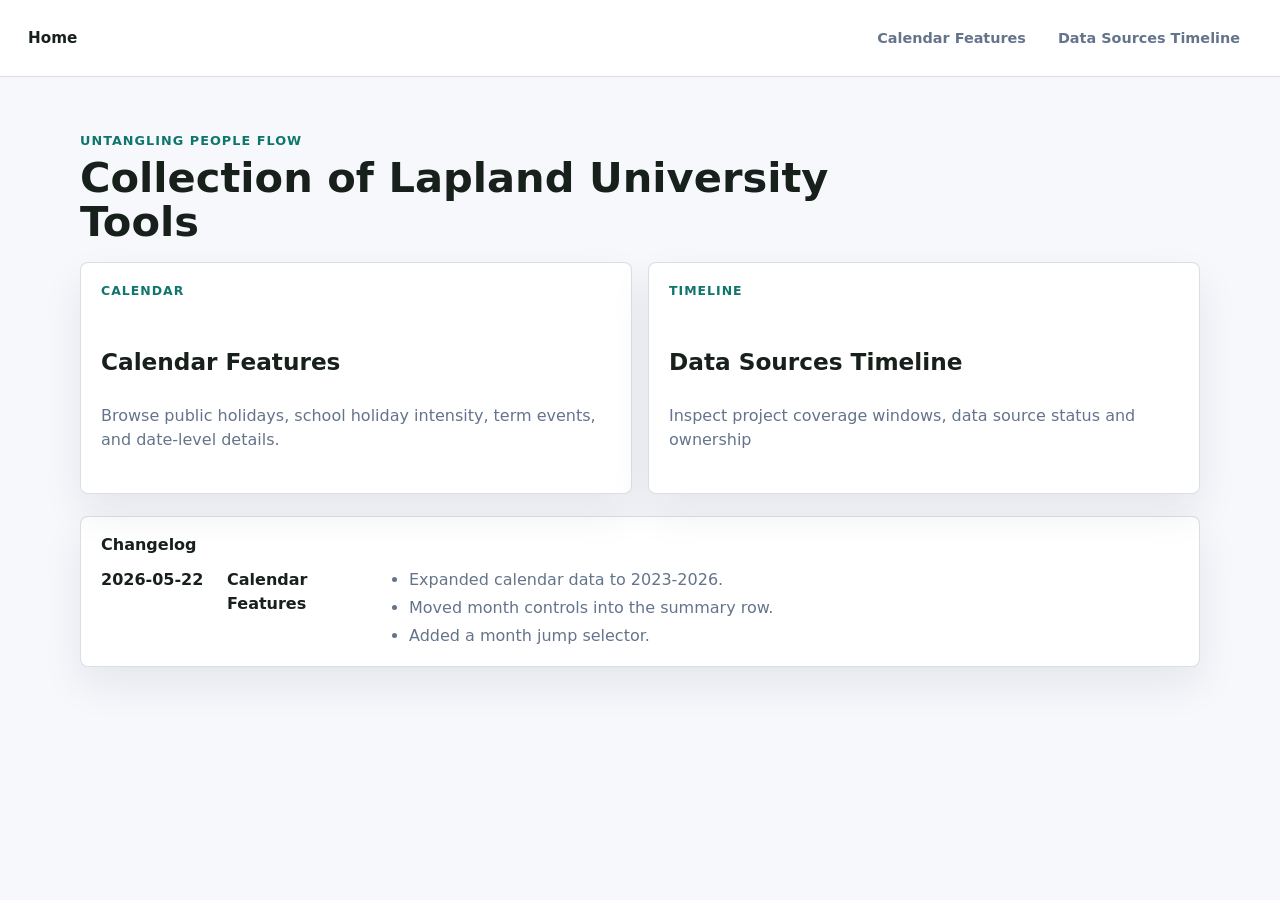
<file: index.html>
<!doctype html>
<html lang="en">
  <head>
    <meta charset="utf-8">
    <meta name="viewport" content="width=device-width, initial-scale=1">
    <title>ULapland Flow Tools</title>
    <link rel="stylesheet" href="shared/site.css">
  </head>
  <body class="site-home">
    <nav class="site-nav" aria-label="Tool selection">
      <div class="site-nav__inner">
        <a class="site-nav__brand" href="index.html">Home</a>
        <div class="site-nav__links">
          <a class="site-nav__link" href="tools/calendar/">Calendar Features</a>
          <a class="site-nav__link" href="tools/data-sources/">Data Sources Timeline</a>
        </div>
      </div>
    </nav>

    <main class="site-home__main">
      <p class="site-home__eyebrow">Untangling People Flow</p>
      <h1>Collection of Lapland University Tools</h1>
      <br>

      <section class="tool-grid" aria-label="Available tools">
        <a class="tool-card" href="tools/calendar/">
          <span class="tool-card__label">Calendar</span>
          <h2>Calendar Features</h2>
          <p>Browse public holidays, school holiday intensity, term events, and date-level details.</p>
        </a>

        <a class="tool-card" href="tools/data-sources/">
          <span class="tool-card__label">Timeline</span>
          <h2>Data Sources Timeline</h2>
          <p>Inspect project coverage windows, data source status and ownership</p>
        </a>
      </section>

      <section class="changelog" aria-label="Changelog">
        <h2>Changelog</h2>
        <div class="changelog__entry">
          <time datetime="2026-05-22">2026-05-22</time>
          <span>Calendar Features</span>
          <ul>
            <li>Expanded calendar data to 2023-2026.</li>
            <li>Moved month controls into the summary row.</li>
            <li>Added a month jump selector.</li>
          </ul>
        </div>
      </section>
    </main>
  </body>
</html>
</file>
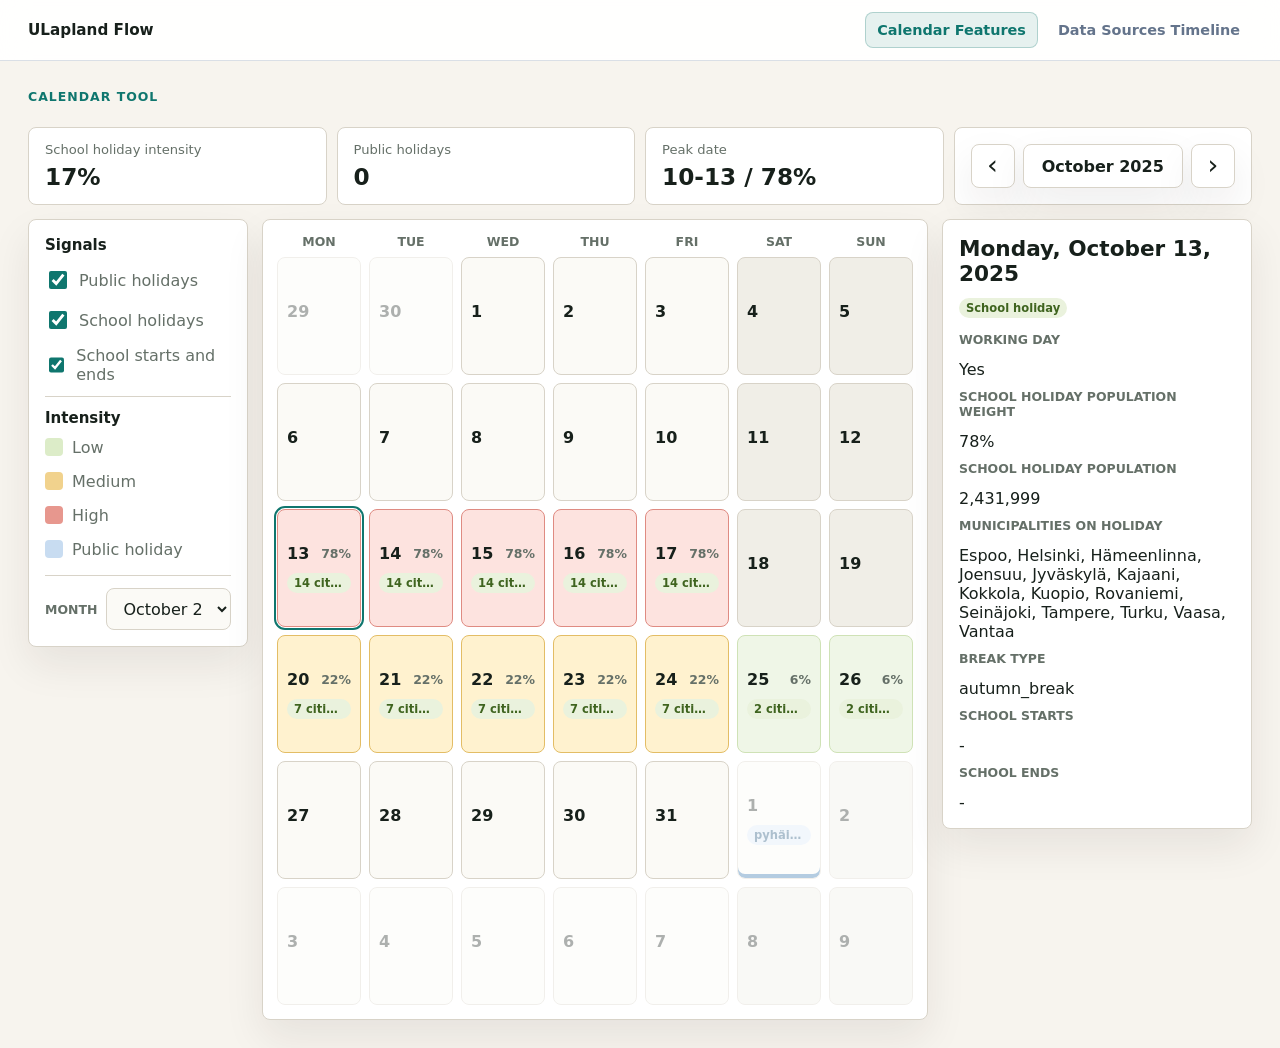
<file: tools/calendar/index.html>
<!doctype html>
<html lang="en">
  <head>
    <meta charset="utf-8">
    <meta name="viewport" content="width=device-width, initial-scale=1">
    <title>Calendar Features | ULapland Flow</title>
    <link rel="stylesheet" href="../../shared/site.css">
    <link rel="stylesheet" href="styles.css">
  </head>
  <body>
    <nav class="site-nav" aria-label="Tool selection">
      <div class="site-nav__inner">
        <a class="site-nav__brand" href="../../index.html">ULapland Flow</a>
        <div class="site-nav__links">
          <a class="site-nav__link" href="../calendar/" aria-current="page">Calendar Features</a>
          <a class="site-nav__link" href="../data-sources/">Data Sources Timeline</a>
        </div>
      </div>
    </nav>

    <main class="app-shell">
      <section class="toolbar" aria-label="Calendar controls">
        <div>
          <p class="eyebrow">Calendar tool</p>
        </div>
      </section>

      <section class="summary-strip" aria-label="Month summary">
        <div>
          <span class="summary-label">School holiday intensity</span>
          <strong id="monthIntensity">0%</strong>
        </div>
        <div>
          <span class="summary-label">Public holidays</span>
          <strong id="monthPublicHolidays">0</strong>
        </div>
        <div>
          <span class="summary-label">Peak date</span>
          <strong id="monthPeakDate">-</strong>
        </div>
        <div class="summary-month-control">
          <div class="month-controls">
            <button class="icon-button" id="previousMonth" type="button" aria-label="Previous month">
              <span aria-hidden="true">&lsaquo;</span>
            </button>
            <div class="current-month" id="currentMonth">Loading</div>
            <button class="icon-button" id="nextMonth" type="button" aria-label="Next month">
              <span aria-hidden="true">&rsaquo;</span>
            </button>
          </div>
        </div>
      </section>

      <section class="content-grid">
        <aside class="filters" aria-label="Display filters">
          <h2>Signals</h2>
          <label>
            <input id="showPublicHolidays" type="checkbox" checked>
            Public holidays
          </label>
          <label>
            <input id="showSchoolHolidays" type="checkbox" checked>
            School holidays
          </label>
          <label>
            <input id="showTermEvents" type="checkbox" checked>
            School starts and ends
          </label>

          <div class="legend" aria-label="Legend">
            <h2>Intensity</h2>
            <div><span class="swatch swatch-low"></span> Low</div>
            <div><span class="swatch swatch-mid"></span> Medium</div>
            <div><span class="swatch swatch-high"></span> High</div>
            <div><span class="swatch swatch-public"></span> Public holiday</div>
          </div>

          <label class="month-jump">
            <span>Month</span>
            <select id="monthSelect" aria-label="Jump to month"></select>
          </label>
        </aside>

        <section class="calendar-panel" aria-label="Calendar month view">
          <div class="weekdays" aria-hidden="true">
            <span>Mon</span>
            <span>Tue</span>
            <span>Wed</span>
            <span>Thu</span>
            <span>Fri</span>
            <span>Sat</span>
            <span>Sun</span>
          </div>
          <div class="calendar-grid" id="calendarGrid"></div>
        </section>

        <aside class="details" aria-label="Selected date details">
          <div class="details-date" id="detailsDate">Select a date</div>
          <div class="details-tags" id="detailsTags"></div>
          <dl id="detailsList"></dl>
        </aside>
      </section>
    </main>

    <script src="data/calendar_features.js"></script>
    <script src="app.js"></script>
  </body>
</html>
</file>
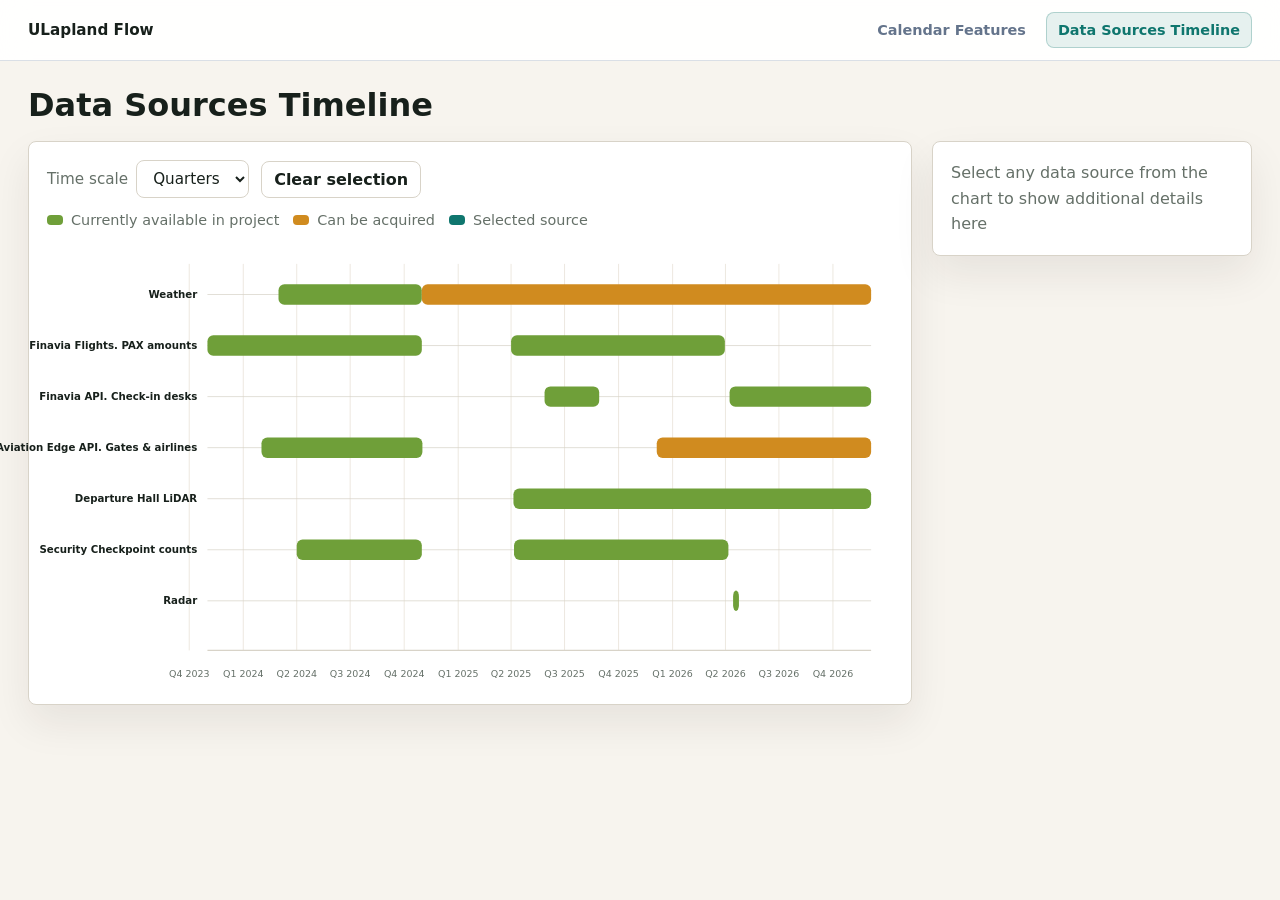
<file: tools/data-sources/index.html>
<!DOCTYPE html>
<html lang="en">
<head>
  <meta charset="UTF-8" />
  <meta name="viewport" content="width=device-width, initial-scale=1.0" />
  <title>Data Sources Timeline | ULapland Flow</title>
  <link rel="stylesheet" href="../../shared/site.css">
  <style>
    :root {
      --bg: #f7f4ee;
      --card: #ffffff;
      --text: #17201b;
      --muted: #657068;
      --line: #d8d3c8;
      --grid: #e6e0d5;
      --accent: #0f766e;
      --accent-soft: #dfeee9;
      --bar: #6f9f39;
      --bar-hover: #0f766e;
      --available: #d08b1f;
      --available-active: #b94b42;
      --shadow: 0 18px 40px rgba(36, 31, 21, 0.08);
      --radius: 8px;
    }

    * { box-sizing: border-box; }

    body {
      margin: 0;
      font-family: Inter, system-ui, -apple-system, BlinkMacSystemFont, "Segoe UI", sans-serif;
      background: var(--bg);
      color: var(--text);
    }

    .wrap {
      max-width: 1440px;
      margin: 0 auto;
      padding: 28px;
    }

    .header {
      margin-bottom: 20px;
    }

    .title {
      margin: 0;
      font-size: 2rem;
      font-weight: 800;
      line-height: 1;
    }

    .subtitle {
      margin-top: 8px;
      color: var(--muted);
      max-width: 900px;
      line-height: 1.5;
    }

    .layout {
      display: grid;
      grid-template-columns: minmax(700px, 1fr) 320px;
      gap: 20px;
      align-items: start;
    }

    .panel {
      background: var(--card);
      border-radius: var(--radius);
      box-shadow: var(--shadow);
      border: 1px solid var(--line);
    }

    .chart-panel {
      padding: 18px 18px 10px;
    }

    .sidebar {
      padding: 18px;
      position: sticky;
      top: 20px;
    }

    .controls {
      display: flex;
      gap: 12px;
      flex-wrap: wrap;
      margin-bottom: 14px;
      align-items: center;
    }

    .controls label {
      font-size: 0.95rem;
      color: var(--muted);
      display: flex;
      gap: 8px;
      align-items: center;
    }

    select, button {
      border: 1px solid var(--line);
      border-radius: 8px;
      padding: 8px 12px;
      font: inherit;
      background: var(--card);
      color: var(--text);
    }

    button {
      cursor: pointer;
      font-weight: 600;
    }

    button:hover { background: #fbfaf6; }

    .legend {
      display: flex;
      gap: 14px;
      flex-wrap: wrap;
      margin: 8px 0 14px;
      color: var(--muted);
      font-size: 0.9rem;
    }

    .legend-item {
      display: flex;
      align-items: center;
      gap: 8px;
    }

    .legend-swatch {
      width: 16px;
      height: 10px;
      border-radius: 4px;
      background: var(--bar);
    }

    .legend-swatch.selected {
      background: var(--bar-hover);
    }

    .legend-swatch--available {
      background: var(--available);
    }

    svg {
      width: 100%;
      height: auto;
      display: block;
      overflow: visible;
    }

    .axis text, .grid-label {
      fill: var(--muted);
      font-size: 13px;
    }

    .grid-line {
      stroke: var(--grid);
      stroke-width: 1;
    }

    .source-line {
      stroke: #d8d3c8;
      stroke-width: 1;
    }

    .timeline-bar {
      fill: var(--bar);
      rx: 8;
      cursor: pointer;
      transition: fill 0.15s ease, transform 0.15s ease;
    }

    .timeline-bar:hover,
    .timeline-bar.active {
      fill: var(--bar-hover);
    }

    .y-label {
      fill: var(--text);
      font-size: 14px;
      font-weight: 700;
      cursor: pointer;
    }

    .y-label:hover,
    .y-label.active {
      fill: var(--accent);
      text-decoration: underline;
    }

    .footnote {
      color: var(--muted);
      font-size: 0.85rem;
      margin-top: 10px;
    }

    .tag {
      display: inline-block;
      padding: 5px 10px;
      border-radius: 999px;
      background: var(--accent-soft);
      color: var(--accent);
      font-size: 0.82rem;
      font-weight: 800;
      margin-bottom: 14px;
    }

    .details-empty {
      color: var(--muted);
      line-height: 1.6;
    }

    .details-title {
      margin: 0 0 10px;
      font-size: 1.2rem;
    }

    .details-meta {
      display: grid;
      gap: 10px;
      margin: 16px 0;
    }

    .meta-box {
      background: #fbfaf6;
      border: 1px solid var(--line);
      border-radius: 8px;
      padding: 12px;
    }

    .meta-label {
      color: var(--muted);
      font-size: 0.82rem;
      margin-bottom: 4px;
    }

    .meta-value {
      font-weight: 700;
    }

    .details-text {
      line-height: 1.65;
      color: var(--text);
    }

    .details-links {
      margin-top: 16px;
      display: flex;
      flex-wrap: wrap;
      gap: 10px;
    }

    .details-links a {
      text-decoration: none;
      padding: 8px 12px;
      border: 1px solid var(--line);
      border-radius: 8px;
      color: var(--accent);
      font-weight: 700;
      background: var(--card);
    }

    .details-links a:hover {
      background: var(--accent-soft);
    }

    @media (max-width: 1080px) {
      .layout {
        grid-template-columns: 1fr;
      }

      .sidebar {
        position: static;
      }
    }
  </style>
</head>
<body>
  <nav class="site-nav" aria-label="Tool selection">
    <div class="site-nav__inner">
      <a class="site-nav__brand" href="../../index.html">ULapland Flow</a>
      <div class="site-nav__links">
        <a class="site-nav__link" href="../calendar/">Calendar Features</a>
        <a class="site-nav__link" href="../data-sources/" aria-current="page">Data Sources Timeline</a>
      </div>
    </div>
  </nav>

  <div class="wrap">
    <div class="header">
      <h1 class="title">Data Sources Timeline</h1>
    </div>

    <div class="layout">
      <section class="panel chart-panel">
        <div class="controls">
          <label>
            Time scale
            <select id="scaleSelect">
              <option value="quarter">Quarters</option>
            </select>
          </label>
          <button id="resetBtn" type="button">Clear selection</button>
        </div>

        <div class="legend">
          <div class="legend-item"><span class="legend-swatch"></span><span>Currently available in project</span></div>
          <div class="legend-item"><span class="legend-swatch legend-swatch--available"></span><span>Can be acquired</span></div>
          <div class="legend-item"><span class="legend-swatch selected"></span><span>Selected source</span></div>
        </div>

        <svg id="timelineChart" viewBox="0 0 1160 620" aria-label="Timeline chart"></svg>
      </section>

      <aside class="panel sidebar" id="detailsPanel">
        <div class="tag">Click a source</div>
        <div class="details-empty">
          Select any data source from the chart to show additional details here. This works well on GitHub Pages because everything is static and runs in the browser.
        </div>
      </aside>
    </div>
  </div>

  <script>
    const dataSources = [
      {
        id: "source_1",
        name: "Weather",
        owner: "Finnish Meteorological Institute",
        granularity: "Per flight",
        status: "Open Source",
        description: "Contains information about weather conditions",
        extensionNote: "Current integrated dataset ends in December 2026, but additional history can be acquired and appended if needed.",
        segments: [
          { start: "2024-03-01", end: "2024-10-31", type: "current", label: "Older archive available on request" },
          { start: "2024-10-31", end: { relativeTo: "today" }, type: "available_on_request", label: "Additional future period available on request" }
        ],
        links: [
          { label: "FMI", url: "https://en.ilmatieteenlaitos.fi/" },
          { label: "Wiki", url: "https://dev.azure.com/universityoflapland/Untangling%20People%20Flow/_wiki/wikis/Untangling-People-Flow.wiki/86/flights_weather" }
        ]
      },
      {
        id: "source_2",
        name: "Finavia Flights. PAX amounts",
        owner: "Finavia",
        granularity: "Per flight",
        status: "Historical",
        description: "Data contains historical information about arrival and departure flights. Destination and amount of passengers (local and transfer). First dataset has entrance timing data from boarding pass scanner, while second dataset contains airline and flight number.",
        segments: [
          { start: "2023-11-01", end: "2024-10-31", type: "current"},
          { start: "2025-04-01", end: "2026-03-31", type: "current"}
        ],
        links: [
          { label: "Wiki", url: "https://dev.azure.com/universityoflapland/Untangling%20People%20Flow/_wiki/wikis/Untangling-People-Flow.wiki/43/flights" }
        ]
      },
      {
        id: "source_7",
        name: "Finavia API. Check-in desks",
        owner: "Finavia",
        granularity: "Per flight",
        status: "Open Source",
        description: "Data contains complimentary information about flights. The most interesting thing for us are check-in desks.",
        extensionNote: "Data is available only in real time format - twice per day we collect 12 hours of data. Finavia doesn't store historical data in this open source",
        segments: [
          { start: "2025-05-28", end: "2025-08-29", type: "current"},
          { start: "2026-04-08", end: { relativeTo: "today" }, type: "current"}
        ],
        links: [
          { label: "Finavia public API", url: "https://apiportal.finavia.fi/" }
        ]
      },
      {
        id: "source_4",
        name: "Aviation Edge API. Gates & airlines",
        owner: "Aviation Edge",
        granularity: "Per flight",
        status: "Historical",
        description: "Completes Finavia dataset with information about gates, actual timetable, airline and etc.",
        extensionNote: "Possible to obtain more data, but the source is commercial and not free. Also historical data is limited for up to 12 month back",
        segments: [
          { start: "2024-02-01", end: "2024-11-01", type: "current"},
          { start: { relativeTo: "today", months: -12 }, end: { relativeTo: "today" }, type: "available_on_request" }
        ],
        links: [
          { label: "Aviation Edge", url: "https://dev.azure.com/universityoflapland/Untangling%20People%20Flow/_wiki/wikis/Untangling-People-Flow.wiki/4/Description-(Silver)" },
          { label: "Wiki", url: "https://dev.azure.com/universityoflapland/Untangling%20People%20Flow/_wiki/wikis/Untangling-People-Flow.wiki/95/Clean-data" }
        ]
      },
      {
        id: "source_5",
        name: "Departure Hall LiDAR",
        owner: "AGC Flow",
        granularity: "Objects tracks, timestep 0.1 second",
        status: "On-going",
        description: "Clean version of AGC LiDAR data from departure hall. Contains tracks of passengers, their speed, direction, positions and size",
        extensionNote: "Contract ending in October 2026?",
        segments: [
          { start: "2025-04-05", end: { relativeTo: "today" }, type: "current"}
        ],
        links: [
          { label: "AGC Flow", url: "https://www.flow-analytics.io/" },
          { label: "Wiki", url: "https://dev.azure.com/universityoflapland/Untangling%20People%20Flow/_wiki/wikis/Untangling-People-Flow.wiki/95/Clean-data" }
        ]
      },
      {
        id: "source_3",
        name: "Security Checkpoint counts",
        owner: "Finavia/Xovis",
        granularity: "10-min intervals",
        status: "Historical",
        description: "This dataset contains count of passengers in, out and queue length for both economic and priority class passengers from security checkpoint",
        extensionNote: "Waiting for the new data package from Finavia",
        segments: [
          { start: "2024-04-01", end: "2024-10-31", type: "current"},
          { start: "2025-04-06", end: "2026-04-06", type: "current"},
        ],
        links: [
          { label: "Xovis", url: "https://www.xovis.com/" },
          { label: "Wiki", url: "https://dev.azure.com/universityoflapland/Untangling%20People%20Flow/_wiki/wikis/Untangling-People-Flow.wiki/11/xovis" }
        ]
      },
      {
        id: "source_6",
        name: "Radar",
        owner: "VTT",
        granularity: "Unknown",
        status: "On-going",
        description: "VTT radar at different locations",
        segments: [
          { start: "2026-04-14", end: "2026-04-14", type: "current" }
        ],
      }

    ];

    const svg = document.getElementById('timelineChart');
    const detailsPanel = document.getElementById('detailsPanel');
    const scaleSelect = document.getElementById('scaleSelect');
    const resetBtn = document.getElementById('resetBtn');

    let selectedId = null;

    const margin = { top: 30, right: 30, bottom: 60, left: 220 };
    const width = 1160;
    const height = 620;
    const innerWidth = width - margin.left - margin.right;
    const rowHeight = 70;

    function parseDate(value) {
  if (typeof value === 'string') {
    return new Date(value + 'T00:00:00');
  }

  if (value && value.relativeTo === 'today') {
    const d = new Date();
    d.setHours(0, 0, 0, 0);

    if (typeof value.months === 'number') {
      d.setMonth(d.getMonth() + value.months);
    }
    if (typeof value.days === 'number') {
      d.setDate(d.getDate() + value.days);
    }
    if (typeof value.years === 'number') {
      d.setFullYear(d.getFullYear() + value.years);
    }

    return d;
  }

  throw new Error('Unsupported date format');
}
    function drawSelectionBoundaries(item, minDate, maxDate) {
  if (!item) return;

  const boundaryDates = [];

  item.segments.forEach(segment => {
    boundaryDates.push({
      date: parseDate(segment.start),
      kind: 'start'
    });
    boundaryDates.push({
      date: parseDate(segment.end),
      kind: 'end'
    });
  });

  boundaryDates.forEach(boundary => {
    const x = xScale(boundary.date, minDate, maxDate);

    const line = createSvgElement('line', {
      x1: x,
      y1: margin.top,
      x2: x,
      y2: height - margin.bottom,
      stroke: boundary.kind === 'start' ? '#0f766e' : '#657068',
      'stroke-width': 2,
      'stroke-dasharray': '5,5',
      opacity: 0.9
    });
    svg.appendChild(line);

    const label = createSvgElement('text', {
      x,
      y: height - margin.bottom + 18,
      'text-anchor': 'middle',
      class: 'grid-label'
    });
    label.textContent = boundary.kind === 'start' ? 'Start' : 'End';
    svg.appendChild(label);
  });
}

    function formatDate(date, scale) {
      const y = date.getFullYear();
      if (scale === 'year') return String(y);
      if (scale === 'quarter') return `Q${Math.floor(date.getMonth() / 3) + 1} ${y}`;
      return date.toLocaleString('en', { month: 'short', year: 'numeric' });
    }

    function formatRange(start, end) {
      const options = { year: 'numeric', month: 'short' };
      return `${start.toLocaleDateString('en', options)} – ${end.toLocaleDateString('en', options)}`;
    }

    function generateTicks(minDate, maxDate, scale) {
      const ticks = [];
      const d = new Date(minDate);
      d.setDate(1);
      d.setHours(0, 0, 0, 0);

      if (scale === 'year') {
        d.setMonth(0);
        while (d <= maxDate) {
          ticks.push(new Date(d));
          d.setFullYear(d.getFullYear() + 1);
        }
      } else if (scale === 'quarter') {
        d.setMonth(Math.floor(d.getMonth() / 3) * 3);
        while (d <= maxDate) {
          ticks.push(new Date(d));
          d.setMonth(d.getMonth() + 3);
        }
      } else {
        while (d <= maxDate) {
          ticks.push(new Date(d));
          d.setMonth(d.getMonth() + 1);
        }
      }
      return ticks;
    }

    function getDomain() {
      const allStarts = dataSources.flatMap(source => source.segments.map(segment => parseDate(segment.start)));
      const allEnds = dataSources.flatMap(source => source.segments.map(segment => parseDate(segment.end)));
      const minDate = new Date(Math.min(...allStarts));
      const maxDate = new Date(Math.max(...allEnds));
      return { minDate, maxDate };
    };
    

    function xScale(date, minDate, maxDate) {
      const span = maxDate - minDate;
      return margin.left + ((date - minDate) / span) * innerWidth;
    }

    function renderDetails(item) {
      if (!item) {
        detailsPanel.innerHTML = `
          <div class="details-empty">
            Select any data source from the chart to show additional details here
          </div>
        `;
        return;
      }

      const currentSegments = item.segments.filter(segment => segment.type === 'current');
      const requestSegments = item.segments.filter(segment => segment.type === 'available_on_request');

      const formatSegments = (segments, emptyText) => {
        if (!segments.length) return emptyText;
        return segments
          .map(segment => `${formatRange(parseDate(segment.start), parseDate(segment.end))}`)
          .join('<br>');
      };

      const linksHtml = item.links && item.links.length
        ? `<div class="details-links">${item.links.map(link => `<a href="${link.url}" target="_blank" rel="noopener noreferrer">${link.label}</a>`).join('')}</div>`
        : '';

      detailsPanel.innerHTML = `
        <div class="tag">${item.status}</div>
        <h2 class="details-title">${item.name}</h2>
        <div class="details-text">${item.description}</div>
        <div class="details-meta">
          <div class="meta-box">
            <div class="meta-label">Current project coverage</div>
            <div class="meta-value">${formatSegments(currentSegments, 'No currently integrated period')}</div>
          </div>
          <div class="meta-box">
            <div class="meta-label">Available on request</div>
            <div class="meta-value">${formatSegments(requestSegments, 'No additional period indicated')}</div>
          </div>
          <div class="meta-box">
            <div class="meta-label">Owner</div>
            <div class="meta-value">${item.owner}</div>
          </div>
          <div class="meta-box">
            <div class="meta-label">Granularity</div>
            <div class="meta-value">${item.granularity}</div>
          </div>
        </div>
        <div class="details-text"><strong>Coverage note:</strong> ${item.extensionNote || 'No extra note provided.'}</div>
        ${linksHtml}
      `;
    }

    function createSvgElement(name, attrs = {}) {
      const el = document.createElementNS('http://www.w3.org/2000/svg', name);
      Object.entries(attrs).forEach(([key, value]) => el.setAttribute(key, value));
      return el;
    }

    function renderChart() {
      svg.innerHTML = '';
      const scale = scaleSelect.value;
      const { minDate, maxDate } = getDomain();
      const ticks = generateTicks(minDate, maxDate, scale);

      const background = createSvgElement('rect', {
        x: 0,
        y: 0,
        width,
        height,
        fill: '#ffffff',
        rx: 8
      });
      svg.appendChild(background);

      ticks.forEach(tick => {
        const x = xScale(tick, minDate, maxDate);
        const line = createSvgElement('line', {
          x1: x,
          y1: margin.top,
          x2: x,
          y2: height - margin.bottom,
          class: 'grid-line'
        });
        svg.appendChild(line);

        const label = createSvgElement('text', {
          x,
          y: height - 24,
          'text-anchor': 'middle',
          class: 'grid-label'
        });
        label.textContent = formatDate(tick, scale);
        svg.appendChild(label);
      });
      const selectedItem = dataSources.find(item => item.id === selectedId);
      drawSelectionBoundaries(selectedItem, minDate, maxDate);

      dataSources.forEach((item, index) => {
        const y = margin.top + index * rowHeight + 28;
        const isActive = item.id === selectedId;

        const sourceLine = createSvgElement('line', {
          x1: margin.left,
          y1: y + 14,
          x2: width - margin.right,
          y2: y + 14,
          class: 'source-line'
        });
        svg.appendChild(sourceLine);

        const label = createSvgElement('text', {
          x: margin.left - 14,
          y: y + 19,
          'text-anchor': 'end',
          class: `y-label ${isActive ? 'active' : ''}`
        });
        label.textContent = item.name;
        label.addEventListener('click', () => {
          selectedId = item.id;
          renderChart();
          renderDetails(item);
        });
        svg.appendChild(label);

        item.segments.forEach(segment => {
          const segmentStart = parseDate(segment.start);
          const segmentEnd = parseDate(segment.end);
          const x1 = xScale(segmentStart, minDate, maxDate);
          const x2 = xScale(segmentEnd, minDate, maxDate);
          const segmentWidth = Math.max(8, x2 - x1);

          const fill = segment.type === 'current'
            ? (isActive ? '#0f766e' : '#6f9f39')
            : (isActive ? '#b94b42' : '#d08b1f');

          const bar = createSvgElement('rect', {
            x: x1,
            y,
            width: segmentWidth,
            height: 28,
            fill,
            rx: 8,
            cursor: 'pointer'
          });

          bar.addEventListener('click', () => {
            selectedId = item.id;
            renderChart();
            renderDetails(item);
          });

          bar.appendChild(createSvgElement('title'));
          bar.querySelector('title').textContent = `${item.name}: ${segment.label || segment.type} (${formatRange(segmentStart, segmentEnd)})`;
          svg.appendChild(bar);
        });
      });

      const axis = createSvgElement('line', {
        x1: margin.left,
        y1: height - margin.bottom,
        x2: width - margin.right,
        y2: height - margin.bottom,
        stroke: '#d8d3c8',
        'stroke-width': 1.5
      });
      svg.appendChild(axis);
    }

    scaleSelect.addEventListener('change', renderChart);
    resetBtn.addEventListener('click', () => {
      selectedId = null;
      renderChart();
      renderDetails(null);
    });

    renderChart();
    renderDetails(null);
  </script>
</body>
</html>
</file>
<file: shared/site.css>
:root {
  --site-nav-bg: rgba(255, 255, 255, 0.92);
  --site-nav-border: rgba(148, 163, 184, 0.35);
  --site-nav-ink: #17201b;
  --site-nav-muted: #64748b;
  --site-nav-active: #0f766e;
}

.site-nav {
  position: sticky;
  top: 0;
  z-index: 20;
  border-bottom: 1px solid var(--site-nav-border);
  background: var(--site-nav-bg);
  backdrop-filter: blur(14px);
}

.site-nav__inner {
  display: flex;
  align-items: center;
  justify-content: space-between;
  gap: 20px;
  max-width: 1440px;
  margin: 0 auto;
  padding: 12px 28px;
}

.site-nav__brand {
  color: var(--site-nav-ink);
  font-size: 0.95rem;
  font-weight: 850;
  text-decoration: none;
  white-space: nowrap;
}

.site-nav__links {
  display: flex;
  align-items: center;
  gap: 8px;
  flex-wrap: wrap;
  justify-content: flex-end;
}

.site-nav__link {
  display: inline-flex;
  align-items: center;
  min-height: 36px;
  padding: 7px 11px;
  border: 1px solid transparent;
  border-radius: 8px;
  color: var(--site-nav-muted);
  font-size: 0.9rem;
  font-weight: 750;
  text-decoration: none;
}

.site-nav__link:hover,
.site-nav__link:focus-visible {
  border-color: var(--site-nav-border);
  color: var(--site-nav-ink);
  outline: none;
}

.site-nav__link[aria-current="page"] {
  border-color: rgba(15, 118, 110, 0.25);
  background: rgba(15, 118, 110, 0.1);
  color: var(--site-nav-active);
}

.site-home {
  min-height: 100vh;
  margin: 0;
  background: #f7f8fc;
  color: #17201b;
  font-family: Inter, ui-sans-serif, system-ui, -apple-system, BlinkMacSystemFont, "Segoe UI", sans-serif;
}

.site-home__main {
  max-width: 1120px;
  margin: 0 auto;
  padding: 56px 28px;
}

.site-home__eyebrow {
  margin: 0 0 8px;
  color: #0f766e;
  font-size: 0.8rem;
  font-weight: 800;
  letter-spacing: 0.08em;
  text-transform: uppercase;
}

.site-home h1 {
  max-width: 760px;
  margin: 0;
  font-size: 2.6rem;
  line-height: 1.05;
}

.site-home__intro {
  max-width: 760px;
  margin: 16px 0 30px;
  color: #64748b;
  font-size: 1.05rem;
  line-height: 1.6;
}

.tool-grid {
  display: grid;
  grid-template-columns: repeat(2, minmax(0, 1fr));
  gap: 16px;
}

.tool-card {
  display: grid;
  min-height: 190px;
  padding: 20px;
  border: 1px solid rgba(148, 163, 184, 0.35);
  border-radius: 8px;
  background: #ffffff;
  color: inherit;
  text-decoration: none;
  box-shadow: 0 18px 40px rgba(15, 23, 42, 0.08);
}

.tool-card:hover,
.tool-card:focus-visible {
  border-color: rgba(15, 118, 110, 0.45);
  outline: 2px solid rgba(15, 118, 110, 0.22);
  outline-offset: 2px;
}

.tool-card__label {
  color: #0f766e;
  font-size: 0.78rem;
  font-weight: 800;
  letter-spacing: 0.08em;
  text-transform: uppercase;
}

.tool-card h2 {
  margin: 30px 0 8px;
  font-size: 1.45rem;
}

.tool-card p {
  margin: 0;
  color: #64748b;
  line-height: 1.55;
}

.changelog {
  margin-top: 22px;
  padding: 18px 20px;
  border: 1px solid rgba(148, 163, 184, 0.35);
  border-radius: 8px;
  background: #ffffff;
  box-shadow: 0 18px 40px rgba(15, 23, 42, 0.08);
}

.changelog h2 {
  margin: 0 0 14px;
  font-size: 1rem;
}

.changelog__entry {
  display: grid;
  grid-template-columns: 112px 150px minmax(0, 1fr);
  gap: 14px;
  align-items: start;
  color: #64748b;
  line-height: 1.5;
}

.changelog__entry time,
.changelog__entry span {
  color: #17201b;
  font-weight: 800;
}

.changelog__entry ul {
  margin: 0;
  padding-left: 18px;
}

.changelog__entry li + li {
  margin-top: 4px;
}

@media (max-width: 760px) {
  .site-nav__inner {
    align-items: stretch;
    flex-direction: column;
    gap: 10px;
    padding: 12px 16px;
  }

  .site-nav__links {
    justify-content: flex-start;
  }

  .site-home__main {
    padding: 36px 16px;
  }

  .site-home h1 {
    font-size: 2rem;
  }

  .tool-grid {
    grid-template-columns: 1fr;
  }

  .changelog__entry {
    grid-template-columns: 1fr;
    gap: 4px;
  }
}
</file>
<file: tools/calendar/styles.css>
:root {
  color-scheme: light;
  --bg: #f7f4ee;
  --panel: #ffffff;
  --ink: #17201b;
  --muted: #657068;
  --line: #d8d3c8;
  --teal: #0f766e;
  --green: #6f9f39;
  --amber: #d08b1f;
  --red: #b94b42;
  --blue: #2c6faa;
  --shadow: 0 18px 40px rgba(36, 31, 21, 0.08);
}

* {
  box-sizing: border-box;
}

body {
  margin: 0;
  background: var(--bg);
  color: var(--ink);
  font-family: Inter, ui-sans-serif, system-ui, -apple-system, BlinkMacSystemFont, "Segoe UI", sans-serif;
}

button,
input,
select {
  font: inherit;
}

.app-shell {
  min-height: 100vh;
  padding: 28px;
}

.toolbar,
.summary-strip,
.content-grid {
  max-width: 1440px;
  margin: 0 auto;
}

.toolbar {
  display: flex;
  align-items: end;
  justify-content: space-between;
  gap: 20px;
  padding-bottom: 18px;
}

.eyebrow {
  margin: 0 0 5px;
  color: var(--teal);
  font-size: 0.78rem;
  font-weight: 700;
  letter-spacing: 0.08em;
  text-transform: uppercase;
}

h1,
h2 {
  margin: 0;
}

h1 {
  font-size: 2.25rem;
  line-height: 1;
}

h2 {
  font-size: 0.94rem;
}

.month-controls {
  display: grid;
  grid-template-columns: 44px minmax(210px, auto) 44px;
  align-items: center;
  gap: 8px;
}

.summary-month-control {
  display: grid;
  align-items: center;
}

.summary-month-control .month-controls {
  width: 100%;
  grid-template-columns: 44px minmax(0, 1fr) 44px;
}

.icon-button {
  width: 44px;
  height: 44px;
  border: 1px solid var(--line);
  border-radius: 8px;
  background: var(--panel);
  color: var(--ink);
  cursor: pointer;
  box-shadow: var(--shadow);
}

.icon-button span {
  display: block;
  font-size: 1.7rem;
  line-height: 1;
  transform: translateY(-1px);
}

.current-month {
  min-height: 44px;
  display: grid;
  place-items: center;
  border: 1px solid var(--line);
  border-radius: 8px;
  background: var(--panel);
  font-weight: 800;
  box-shadow: var(--shadow);
}

.summary-strip {
  display: grid;
  grid-template-columns: repeat(4, minmax(0, 1fr));
  gap: 10px;
  margin-bottom: 14px;
}

.summary-strip > div {
  min-height: 72px;
  padding: 14px 16px;
  border: 1px solid var(--line);
  border-radius: 8px;
  background: var(--panel);
}

.summary-label {
  display: block;
  margin-bottom: 6px;
  color: var(--muted);
  font-size: 0.82rem;
}

.summary-strip strong {
  font-size: 1.45rem;
}

.content-grid {
  display: grid;
  grid-template-columns: 220px minmax(0, 1fr) 310px;
  gap: 14px;
  align-items: start;
}

.filters,
.calendar-panel,
.details {
  border: 1px solid var(--line);
  border-radius: 8px;
  background: var(--panel);
  box-shadow: var(--shadow);
}

.filters,
.details {
  padding: 16px;
}

.filters {
  display: grid;
  gap: 12px;
}

.filters label,
.legend div {
  display: flex;
  align-items: center;
  gap: 9px;
  min-height: 28px;
  color: var(--muted);
}

.filters input {
  width: 18px;
  height: 18px;
  accent-color: var(--teal);
}

.month-jump {
  display: grid;
  gap: 8px;
  padding-top: 12px;
  border-top: 1px solid var(--line);
}

.month-jump span {
  color: var(--muted);
  font-size: 0.78rem;
  font-weight: 800;
  text-transform: uppercase;
}

.month-jump select {
  width: 100%;
  min-height: 42px;
  border: 1px solid var(--line);
  border-radius: 8px;
  background: #fbfaf6;
  color: var(--ink);
  padding: 0 12px;
}

.legend {
  display: grid;
  gap: 6px;
  padding-top: 12px;
  border-top: 1px solid var(--line);
}

.swatch {
  width: 18px;
  height: 18px;
  border-radius: 4px;
}

.swatch-low {
  background: #dcecc8;
}

.swatch-mid {
  background: #f1d28d;
}

.swatch-high {
  background: #e7978e;
}

.swatch-public {
  background: #c8dcf1;
}

.calendar-panel {
  padding: 14px;
  overflow: hidden;
}

.weekdays,
.calendar-grid {
  display: grid;
  grid-template-columns: repeat(7, minmax(0, 1fr));
}

.weekdays {
  gap: 8px;
  padding-bottom: 8px;
  color: var(--muted);
  font-size: 0.78rem;
  font-weight: 800;
  text-align: center;
  text-transform: uppercase;
}

.calendar-grid {
  gap: 8px;
}

.day {
  position: relative;
  min-height: 118px;
  padding: 9px;
  border: 1px solid var(--line);
  border-radius: 8px;
  background: #fbfaf6;
  color: var(--ink);
  cursor: pointer;
  text-align: left;
}

.day:hover,
.day:focus-visible,
.day.selected {
  outline: 2px solid var(--teal);
  outline-offset: 1px;
}

.day.outside {
  opacity: 0.35;
}

.day.weekend {
  background: #f0eee7;
}

.day.intensity-low {
  background: #eff6e7;
  border-color: #cfe2b6;
}

.day.intensity-mid {
  background: #fff2cf;
  border-color: #e3bd65;
}

.day.intensity-high {
  background: #fde3df;
  border-color: #df8b82;
}

.day.public-holiday {
  box-shadow: inset 0 -4px 0 var(--blue);
}

.day-number {
  display: flex;
  align-items: center;
  justify-content: space-between;
  gap: 8px;
  font-weight: 800;
}

.weight {
  color: var(--muted);
  font-size: 0.78rem;
  font-weight: 700;
}

.day-labels {
  display: grid;
  gap: 5px;
  margin-top: 10px;
}

.pill {
  width: fit-content;
  max-width: 100%;
  padding: 3px 7px;
  border-radius: 999px;
  background: #e8ece8;
  color: var(--ink);
  font-size: 0.72rem;
  font-weight: 700;
  overflow: hidden;
  text-overflow: ellipsis;
  white-space: nowrap;
}

.pill.public {
  background: #dceaf8;
  color: #174c75;
}

.pill.school {
  background: #eaf2dd;
  color: #3f641f;
}

.pill.event {
  background: #f7e7c8;
  color: #765113;
}

.details {
  min-height: 420px;
}

.details-date {
  font-size: 1.35rem;
  font-weight: 850;
}

.details-tags {
  display: flex;
  flex-wrap: wrap;
  gap: 6px;
  margin: 12px 0 14px;
}

.details dl {
  display: grid;
  grid-template-columns: 1fr;
  gap: 10px;
  margin: 0;
}

.details dt {
  color: var(--muted);
  font-size: 0.78rem;
  font-weight: 800;
  text-transform: uppercase;
}

.details dd {
  margin: 3px 0 0;
  overflow-wrap: anywhere;
}

@media (max-width: 1120px) {
  .content-grid {
    grid-template-columns: 1fr;
  }

  .filters {
    grid-template-columns: repeat(3, minmax(0, 1fr));
  }

  .legend {
    grid-column: 1 / -1;
    grid-template-columns: repeat(4, minmax(0, 1fr));
  }

  .month-jump {
    grid-column: 1 / -1;
  }
}

@media (max-width: 760px) {
  .app-shell {
    padding: 16px;
  }

  .toolbar,
  .summary-strip {
    grid-template-columns: 1fr;
  }

  .toolbar {
    align-items: stretch;
    flex-direction: column;
  }

  .month-controls {
    grid-template-columns: 42px minmax(0, 1fr) 42px;
  }

  .summary-strip {
    display: grid;
    grid-template-columns: 1fr;
  }

  .filters,
  .legend {
    grid-template-columns: 1fr;
  }

  .calendar-panel {
    padding: 8px;
    overflow-x: auto;
  }

  .weekdays,
  .calendar-grid {
    min-width: 720px;
  }

  .day {
    min-height: 104px;
  }
}
</file>
